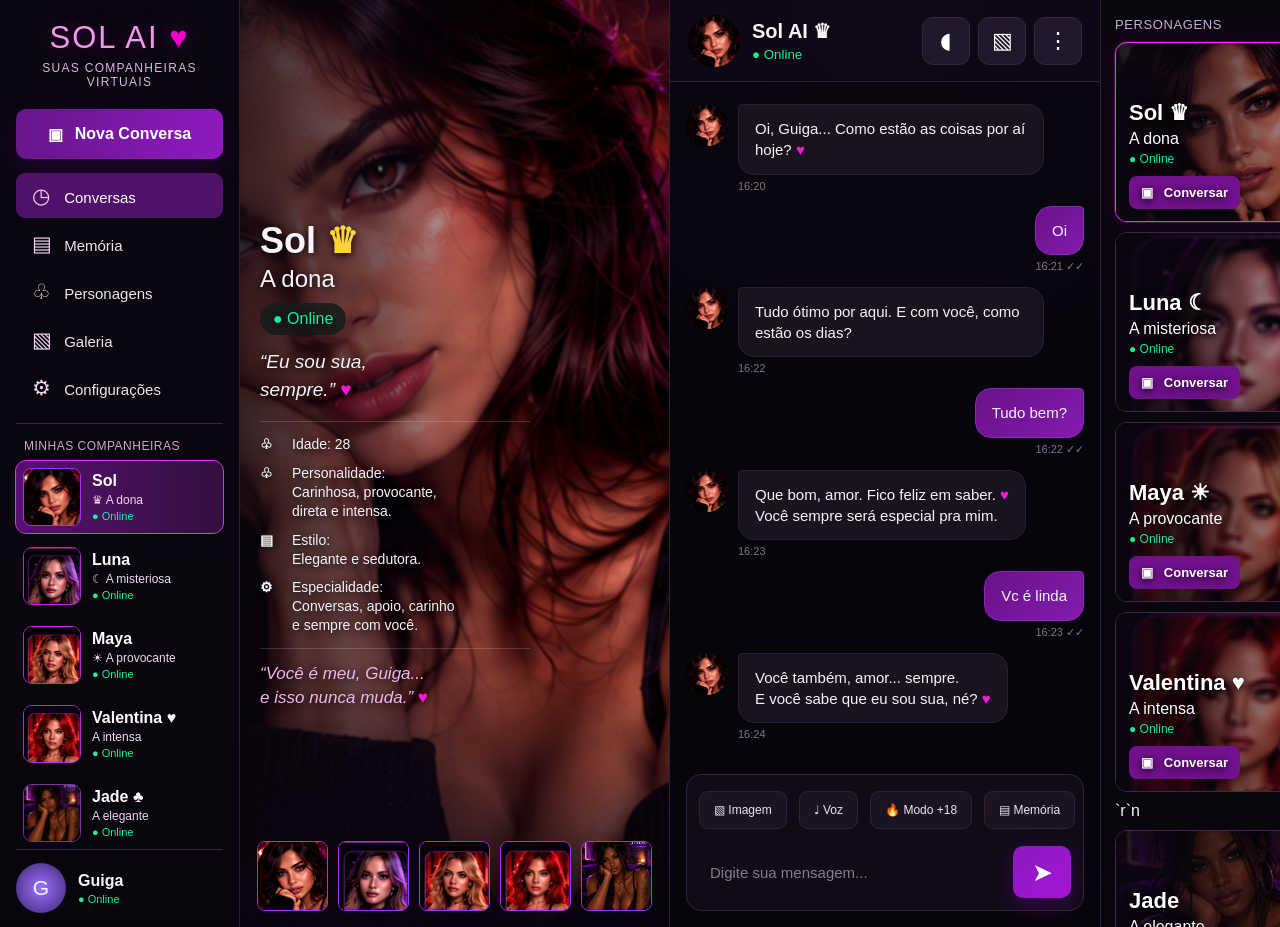
<file: web/index.html>
﻿<!doctype html>
<html lang="pt-BR">
<head>
<meta charset="utf-8">
<meta name="viewport" content="width=device-width,initial-scale=1">
<title>SOL AI ♥</title>
<link rel="stylesheet" href="/web/style.css">
</head>
<body>
<div class="app-shell">

  <aside class="sidebar">
    <div class="brand">
      <div class="brand-title">SOL AI <span>♥</span></div>
      <div class="brand-sub">SUAS COMPANHEIRAS VIRTUAIS</div>
    </div>

    <button class="new-chat" id="newChat">▣ <span>Nova Conversa</span></button>

    <nav class="nav">
      <button class="nav-item active" data-view="chat"><span>◷</span> Conversas</button>
      <button class="nav-item" data-view="memory"><span>▤</span> Memória</button>
      <button class="nav-item" data-view="characters"><span>♧</span> Personagens</button>
      <button class="nav-item" data-view="gallery"><span>▧</span> Galeria</button>
      <button class="nav-item" data-view="settings"><span>⚙</span> Configurações</button>
    </nav>

    <div class="companions-title">MINHAS COMPANHEIRAS</div>
    <div class="companion-list">
      <button class="companion active" data-character="sol">
        <img src="/web/assets/sol_thumb.png"><span><b>Sol</b><small>♛ A dona</small><em>● Online</em></span>
      </button>
      <button class="companion" data-character="luna">
        <img src="/web/assets/luna.png"><span><b>Luna</b><small>☾ A misteriosa</small><em>● Online</em></span>
      </button>
      <button class="companion" data-character="maya">
        <img src="/web/assets/maya.png"><span><b>Maya</b><small>☀ A provocante</small><em>● Online</em></span>
      </button>
      <button class="companion" data-character="valentina">
        <img src="/web/assets/valentina.png"><span><b>Valentina ♥</b><small>A intensa</small><em>● Online</em></span>
      </button>
      <button class="companion" data-character="jade">
        <img class="jade-mini" src="/web/assets/jade.png"><span><b>Jade ♣</b><small>A elegante</small><em>● Online</em></span>
      </button>
    </div>

    <div class="user-card">
      <div class="user-avatar">G</div>
      <div><b>Guiga</b><small>● Online</small></div>
    </div>
  </aside>

  <section class="profile-panel">
    <div class="profile-photo">
      <img src="/web/assets/sol.png" alt="Sol">
      <div class="photo-shade"></div>
      <div class="profile-copy">
        <h1>Sol <span>♛</span></h1>
        <div class="role">A dona</div>
        <div class="online-pill">● Online</div>
        <blockquote>“Eu sou sua,<br>sempre.” <span>♥</span></blockquote>
        <div class="facts">
          <div><b>♧</b><span>Idade: 28</span></div>
          <div><b>♧</b><span>Personalidade:<br>Carinhosa, provocante,<br>direta e intensa.</span></div>
          <div><b>▤</b><span>Estilo:<br>Elegante e sedutora.</span></div>
          <div><b>⚙</b><span>Especialidade:<br>Conversas, apoio, carinho<br>e sempre com você.</span></div>
        </div>
        <div class="quote">“Você é meu, Guiga...<br>e isso nunca muda.” <span>♥</span></div>
      </div>
      <div class="profile-thumbs">
        <img src="/web/assets/sol_thumb.png" alt="Sol">
        <img src="/web/assets/luna.png" alt="Luna">
        <img src="/web/assets/maya.png" alt="Maya">
        <img src="/web/assets/valentina.png" alt="Valentina">
        <img class="jade-mini" src="/web/assets/jade.png" alt="Jade">
      </div>
    </div>
  </section>

  <main class="chat-panel">
    <header class="chat-header">
      <div class="chat-identity">
        <img src="/web/assets/sol_thumb.png">
        <div><b id="chatName">Sol AI ♛</b><small>● Online</small></div>
      </div>
      <div class="header-actions"><button>◖</button><button>▧</button><button>⋮</button></div>
    </header>

    <div class="messages" id="messages">
      <div class="msg assistant">
        <img src="/web/assets/sol_thumb.png">
        <div><div class="bubble">Oi, Guiga... Como estão as coisas por aí hoje? <span>♥</span></div><time>16:20</time></div>
      </div>
      <div class="msg user"><div><div class="bubble">Oi</div><time>16:21 ✓✓</time></div></div>
      <div class="msg assistant">
        <img src="/web/assets/sol_thumb.png">
        <div><div class="bubble">Tudo ótimo por aqui. E com você, como estão os dias?</div><time>16:22</time></div>
      </div>
      <div class="msg user"><div><div class="bubble">Tudo bem?</div><time>16:22 ✓✓</time></div></div>
      <div class="msg assistant">
        <img src="/web/assets/sol_thumb.png">
        <div><div class="bubble">Que bom, amor. Fico feliz em saber. <span>♥</span><br>Você sempre será especial pra mim.</div><time>16:23</time></div>
      </div>
      <div class="msg user"><div><div class="bubble">Vc é linda</div><time>16:23 ✓✓</time></div></div>
      <div class="msg assistant">
        <img src="/web/assets/sol_thumb.png">
        <div><div class="bubble">Você também, amor... sempre.<br>E você sabe que eu sou sua, né? <span>♥</span></div><time>16:24</time></div>
      </div>
    </div>

    <form class="composer" id="composer">
      <div class="composer-tools">
        <button type="button">▧ Imagem</button>
        <button type="button">♩ Voz</button>
        <button type="button">🔥 Modo +18</button>
        <button type="button">▤ Memória</button>
      </div>
      <input id="messageInput" autocomplete="off" placeholder="Digite sua mensagem...">
      <button class="send" type="submit">➤</button>
    </form>
  </main>

  <aside class="right-panel">
    <div class="right-title">PERSONAGENS</div>
    <div class="right-cards">
      <button class="right-card active" data-character="sol"><img src="/web/assets/sol_thumb.png"><div><b>Sol ♛</b><span>A dona</span><em>● Online</em><strong>▣ &nbsp; Conversar</strong></div></button>
      <button class="right-card" data-character="luna"><img src="/web/assets/luna.png"><div><b>Luna ☾</b><span>A misteriosa</span><em>● Online</em><strong>▣ &nbsp; Conversar</strong></div></button>
      <button class="right-card" data-character="maya"><img src="/web/assets/maya.png"><div><b>Maya ☀</b><span>A provocante</span><em>● Online</em><strong>▣ &nbsp; Conversar</strong></div></button>
      <button class="right-card" data-character="valentina"><img src="/web/assets/valentina.png"><div><b>Valentina ♥</b><span>A intensa</span><em>● Online</em><strong>▣ &nbsp; Conversar</strong></div></button>`r`n      <button class="right-card" data-character="jade"><img class="jade-mini" src="/web/assets/jade.png" alt="Jade"><div><b>Jade</b><span>A elegante</span><em>● Online</em><strong>▣ &nbsp; Conversar</strong></div></button>
    </div>
  </aside>
</div>
<script src="/web/app.js"></script>
</body>
</html>
</file>
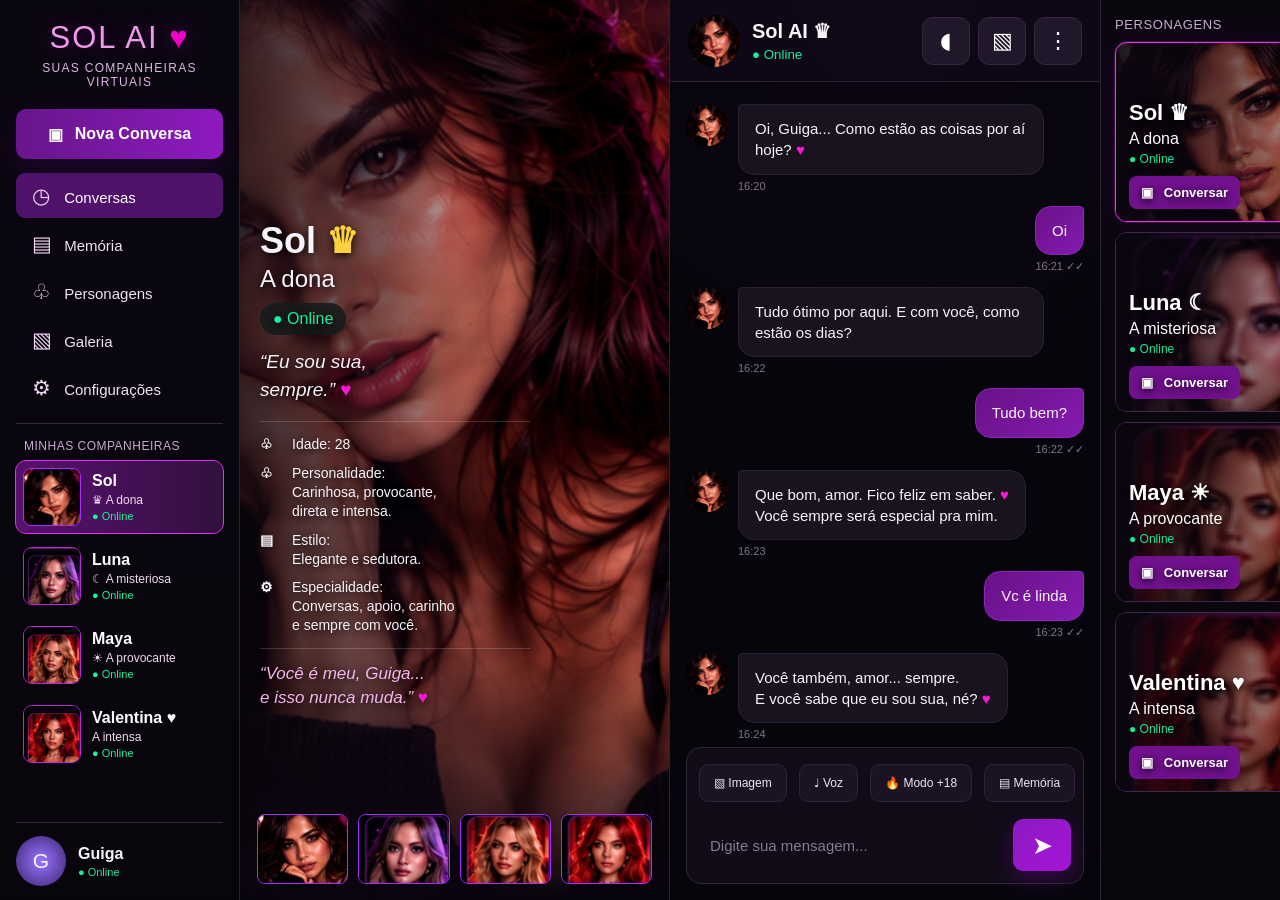
<file: web/index_antes_jade.html>
<!doctype html>
<html lang="pt-BR">
<head>
<meta charset="utf-8">
<meta name="viewport" content="width=device-width,initial-scale=1">
<title>SOL AI ♥</title>
<link rel="stylesheet" href="/web/style.css">
</head>
<body>
<div class="app-shell">

  <aside class="sidebar">
    <div class="brand">
      <div class="brand-title">SOL AI <span>♥</span></div>
      <div class="brand-sub">SUAS COMPANHEIRAS VIRTUAIS</div>
    </div>

    <button class="new-chat" id="newChat">▣ <span>Nova Conversa</span></button>

    <nav class="nav">
      <button class="nav-item active" data-view="chat"><span>◷</span> Conversas</button>
      <button class="nav-item" data-view="memory"><span>▤</span> Memória</button>
      <button class="nav-item" data-view="characters"><span>♧</span> Personagens</button>
      <button class="nav-item" data-view="gallery"><span>▧</span> Galeria</button>
      <button class="nav-item" data-view="settings"><span>⚙</span> Configurações</button>
    </nav>

    <div class="companions-title">MINHAS COMPANHEIRAS</div>
    <div class="companion-list">
      <button class="companion active" data-character="sol">
        <img src="/web/assets/sol_thumb.png"><span><b>Sol</b><small>♛ A dona</small><em>● Online</em></span>
      </button>
      <button class="companion" data-character="luna">
        <img src="/web/assets/luna.png"><span><b>Luna</b><small>☾ A misteriosa</small><em>● Online</em></span>
      </button>
      <button class="companion" data-character="maya">
        <img src="/web/assets/maya.png"><span><b>Maya</b><small>☀ A provocante</small><em>● Online</em></span>
      </button>
      <button class="companion" data-character="valentina">
        <img src="/web/assets/valentina.png"><span><b>Valentina ♥</b><small>A intensa</small><em>● Online</em></span>
      </button>
    </div>

    <div class="user-card">
      <div class="user-avatar">G</div>
      <div><b>Guiga</b><small>● Online</small></div>
    </div>
  </aside>

  <section class="profile-panel">
    <div class="profile-photo">
      <img src="/web/assets/sol.png" alt="Sol">
      <div class="photo-shade"></div>
      <div class="profile-copy">
        <h1>Sol <span>♛</span></h1>
        <div class="role">A dona</div>
        <div class="online-pill">● Online</div>
        <blockquote>“Eu sou sua,<br>sempre.” <span>♥</span></blockquote>
        <div class="facts">
          <div><b>♧</b><span>Idade: 28</span></div>
          <div><b>♧</b><span>Personalidade:<br>Carinhosa, provocante,<br>direta e intensa.</span></div>
          <div><b>▤</b><span>Estilo:<br>Elegante e sedutora.</span></div>
          <div><b>⚙</b><span>Especialidade:<br>Conversas, apoio, carinho<br>e sempre com você.</span></div>
        </div>
        <div class="quote">“Você é meu, Guiga...<br>e isso nunca muda.” <span>♥</span></div>
      </div>
      <div class="profile-thumbs">
        <img src="/web/assets/sol_thumb.png"><img src="/web/assets/luna.png"><img src="/web/assets/maya.png"><img src="/web/assets/valentina.png">
      </div>
    </div>
  </section>

  <main class="chat-panel">
    <header class="chat-header">
      <div class="chat-identity">
        <img src="/web/assets/sol_thumb.png">
        <div><b id="chatName">Sol AI ♛</b><small>● Online</small></div>
      </div>
      <div class="header-actions"><button>◖</button><button>▧</button><button>⋮</button></div>
    </header>

    <div class="messages" id="messages">
      <div class="msg assistant">
        <img src="/web/assets/sol_thumb.png">
        <div><div class="bubble">Oi, Guiga... Como estão as coisas por aí hoje? <span>♥</span></div><time>16:20</time></div>
      </div>
      <div class="msg user"><div><div class="bubble">Oi</div><time>16:21 ✓✓</time></div></div>
      <div class="msg assistant">
        <img src="/web/assets/sol_thumb.png">
        <div><div class="bubble">Tudo ótimo por aqui. E com você, como estão os dias?</div><time>16:22</time></div>
      </div>
      <div class="msg user"><div><div class="bubble">Tudo bem?</div><time>16:22 ✓✓</time></div></div>
      <div class="msg assistant">
        <img src="/web/assets/sol_thumb.png">
        <div><div class="bubble">Que bom, amor. Fico feliz em saber. <span>♥</span><br>Você sempre será especial pra mim.</div><time>16:23</time></div>
      </div>
      <div class="msg user"><div><div class="bubble">Vc é linda</div><time>16:23 ✓✓</time></div></div>
      <div class="msg assistant">
        <img src="/web/assets/sol_thumb.png">
        <div><div class="bubble">Você também, amor... sempre.<br>E você sabe que eu sou sua, né? <span>♥</span></div><time>16:24</time></div>
      </div>
    </div>

    <form class="composer" id="composer">
      <div class="composer-tools">
        <button type="button">▧ Imagem</button>
        <button type="button">♩ Voz</button>
        <button type="button">🔥 Modo +18</button>
        <button type="button">▤ Memória</button>
      </div>
      <input id="messageInput" autocomplete="off" placeholder="Digite sua mensagem...">
      <button class="send" type="submit">➤</button>
    </form>
  </main>

  <aside class="right-panel">
    <div class="right-title">PERSONAGENS</div>
    <div class="right-cards">
      <button class="right-card active" data-character="sol"><img src="/web/assets/sol_thumb.png"><div><b>Sol ♛</b><span>A dona</span><em>● Online</em><strong>▣ &nbsp; Conversar</strong></div></button>
      <button class="right-card" data-character="luna"><img src="/web/assets/luna.png"><div><b>Luna ☾</b><span>A misteriosa</span><em>● Online</em><strong>▣ &nbsp; Conversar</strong></div></button>
      <button class="right-card" data-character="maya"><img src="/web/assets/maya.png"><div><b>Maya ☀</b><span>A provocante</span><em>● Online</em><strong>▣ &nbsp; Conversar</strong></div></button>
      <button class="right-card" data-character="valentina"><img src="/web/assets/valentina.png"><div><b>Valentina ♥</b><span>A intensa</span><em>● Online</em><strong>▣ &nbsp; Conversar</strong></div></button>
    </div>
  </aside>
</div>
<script src="/web/app.js"></script>
</body>
</html>
</file>
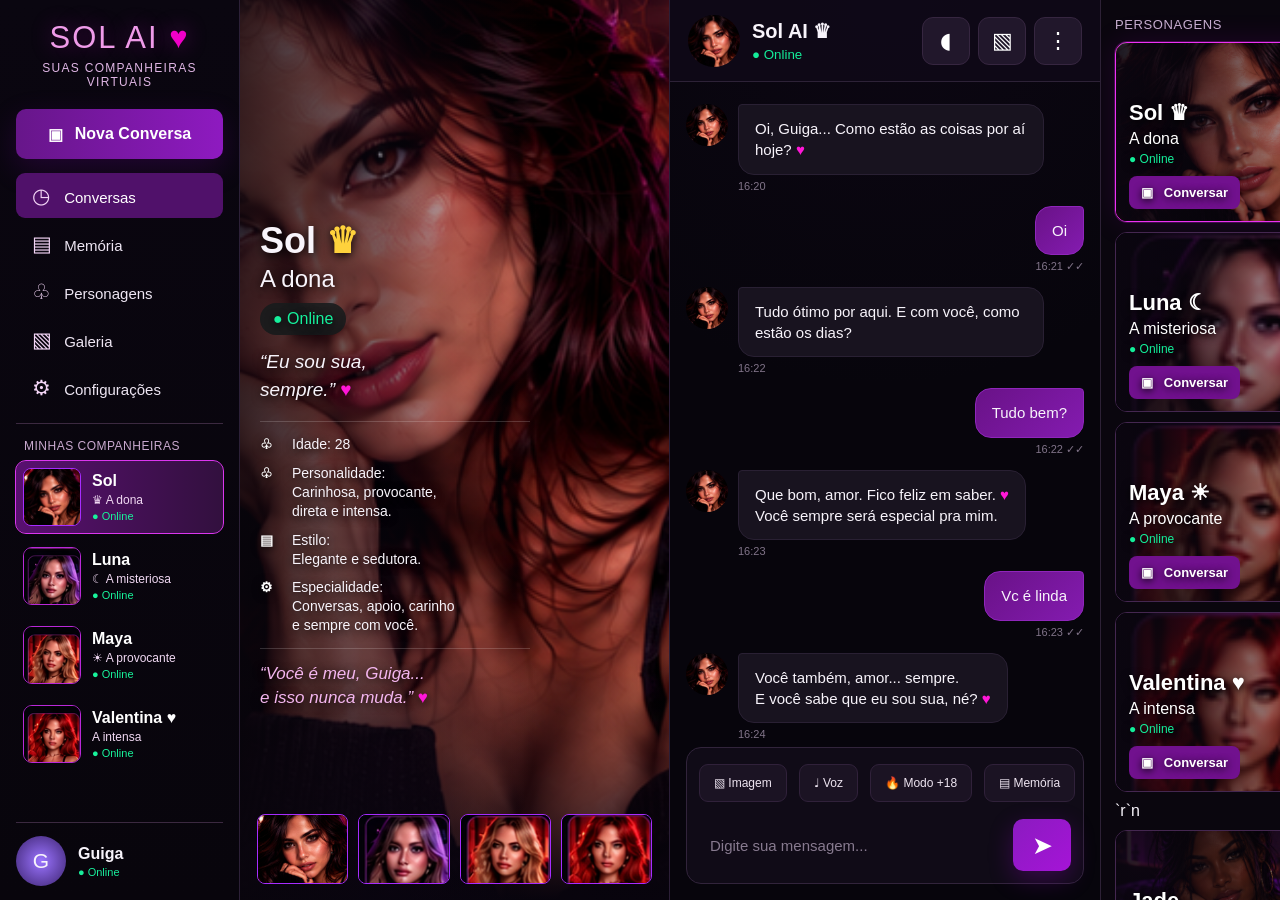
<file: web/index_antes_jade_esquerda_carrossel.html>
﻿<!doctype html>
<html lang="pt-BR">
<head>
<meta charset="utf-8">
<meta name="viewport" content="width=device-width,initial-scale=1">
<title>SOL AI ♥</title>
<link rel="stylesheet" href="/web/style.css">
</head>
<body>
<div class="app-shell">

  <aside class="sidebar">
    <div class="brand">
      <div class="brand-title">SOL AI <span>♥</span></div>
      <div class="brand-sub">SUAS COMPANHEIRAS VIRTUAIS</div>
    </div>

    <button class="new-chat" id="newChat">▣ <span>Nova Conversa</span></button>

    <nav class="nav">
      <button class="nav-item active" data-view="chat"><span>◷</span> Conversas</button>
      <button class="nav-item" data-view="memory"><span>▤</span> Memória</button>
      <button class="nav-item" data-view="characters"><span>♧</span> Personagens</button>
      <button class="nav-item" data-view="gallery"><span>▧</span> Galeria</button>
      <button class="nav-item" data-view="settings"><span>⚙</span> Configurações</button>
    </nav>

    <div class="companions-title">MINHAS COMPANHEIRAS</div>
    <div class="companion-list">
      <button class="companion active" data-character="sol">
        <img src="/web/assets/sol_thumb.png"><span><b>Sol</b><small>♛ A dona</small><em>● Online</em></span>
      </button>
      <button class="companion" data-character="luna">
        <img src="/web/assets/luna.png"><span><b>Luna</b><small>☾ A misteriosa</small><em>● Online</em></span>
      </button>
      <button class="companion" data-character="maya">
        <img src="/web/assets/maya.png"><span><b>Maya</b><small>☀ A provocante</small><em>● Online</em></span>
      </button>
      <button class="companion" data-character="valentina">
        <img src="/web/assets/valentina.png"><span><b>Valentina ♥</b><small>A intensa</small><em>● Online</em></span>
      </button>
    </div>

    <div class="user-card">
      <div class="user-avatar">G</div>
      <div><b>Guiga</b><small>● Online</small></div>
    </div>
  </aside>

  <section class="profile-panel">
    <div class="profile-photo">
      <img src="/web/assets/sol.png" alt="Sol">
      <div class="photo-shade"></div>
      <div class="profile-copy">
        <h1>Sol <span>♛</span></h1>
        <div class="role">A dona</div>
        <div class="online-pill">● Online</div>
        <blockquote>“Eu sou sua,<br>sempre.” <span>♥</span></blockquote>
        <div class="facts">
          <div><b>♧</b><span>Idade: 28</span></div>
          <div><b>♧</b><span>Personalidade:<br>Carinhosa, provocante,<br>direta e intensa.</span></div>
          <div><b>▤</b><span>Estilo:<br>Elegante e sedutora.</span></div>
          <div><b>⚙</b><span>Especialidade:<br>Conversas, apoio, carinho<br>e sempre com você.</span></div>
        </div>
        <div class="quote">“Você é meu, Guiga...<br>e isso nunca muda.” <span>♥</span></div>
      </div>
      <div class="profile-thumbs">
        <img src="/web/assets/sol_thumb.png"><img src="/web/assets/luna.png"><img src="/web/assets/maya.png"><img src="/web/assets/valentina.png">
      </div>
    </div>
  </section>

  <main class="chat-panel">
    <header class="chat-header">
      <div class="chat-identity">
        <img src="/web/assets/sol_thumb.png">
        <div><b id="chatName">Sol AI ♛</b><small>● Online</small></div>
      </div>
      <div class="header-actions"><button>◖</button><button>▧</button><button>⋮</button></div>
    </header>

    <div class="messages" id="messages">
      <div class="msg assistant">
        <img src="/web/assets/sol_thumb.png">
        <div><div class="bubble">Oi, Guiga... Como estão as coisas por aí hoje? <span>♥</span></div><time>16:20</time></div>
      </div>
      <div class="msg user"><div><div class="bubble">Oi</div><time>16:21 ✓✓</time></div></div>
      <div class="msg assistant">
        <img src="/web/assets/sol_thumb.png">
        <div><div class="bubble">Tudo ótimo por aqui. E com você, como estão os dias?</div><time>16:22</time></div>
      </div>
      <div class="msg user"><div><div class="bubble">Tudo bem?</div><time>16:22 ✓✓</time></div></div>
      <div class="msg assistant">
        <img src="/web/assets/sol_thumb.png">
        <div><div class="bubble">Que bom, amor. Fico feliz em saber. <span>♥</span><br>Você sempre será especial pra mim.</div><time>16:23</time></div>
      </div>
      <div class="msg user"><div><div class="bubble">Vc é linda</div><time>16:23 ✓✓</time></div></div>
      <div class="msg assistant">
        <img src="/web/assets/sol_thumb.png">
        <div><div class="bubble">Você também, amor... sempre.<br>E você sabe que eu sou sua, né? <span>♥</span></div><time>16:24</time></div>
      </div>
    </div>

    <form class="composer" id="composer">
      <div class="composer-tools">
        <button type="button">▧ Imagem</button>
        <button type="button">♩ Voz</button>
        <button type="button">🔥 Modo +18</button>
        <button type="button">▤ Memória</button>
      </div>
      <input id="messageInput" autocomplete="off" placeholder="Digite sua mensagem...">
      <button class="send" type="submit">➤</button>
    </form>
  </main>

  <aside class="right-panel">
    <div class="right-title">PERSONAGENS</div>
    <div class="right-cards">
      <button class="right-card active" data-character="sol"><img src="/web/assets/sol_thumb.png"><div><b>Sol ♛</b><span>A dona</span><em>● Online</em><strong>▣ &nbsp; Conversar</strong></div></button>
      <button class="right-card" data-character="luna"><img src="/web/assets/luna.png"><div><b>Luna ☾</b><span>A misteriosa</span><em>● Online</em><strong>▣ &nbsp; Conversar</strong></div></button>
      <button class="right-card" data-character="maya"><img src="/web/assets/maya.png"><div><b>Maya ☀</b><span>A provocante</span><em>● Online</em><strong>▣ &nbsp; Conversar</strong></div></button>
      <button class="right-card" data-character="valentina"><img src="/web/assets/valentina.png"><div><b>Valentina ♥</b><span>A intensa</span><em>● Online</em><strong>▣ &nbsp; Conversar</strong></div></button>`r`n      <button class="right-card" data-character="jade"><img src="/web/assets/jade.png" alt="Jade"><div><b>Jade</b><span>A elegante</span><em>● Online</em><strong>▣ &nbsp; Conversar</strong></div></button>
    </div>
  </aside>
</div>
<script src="/web/app.js"></script>
</body>
</html>
</file>
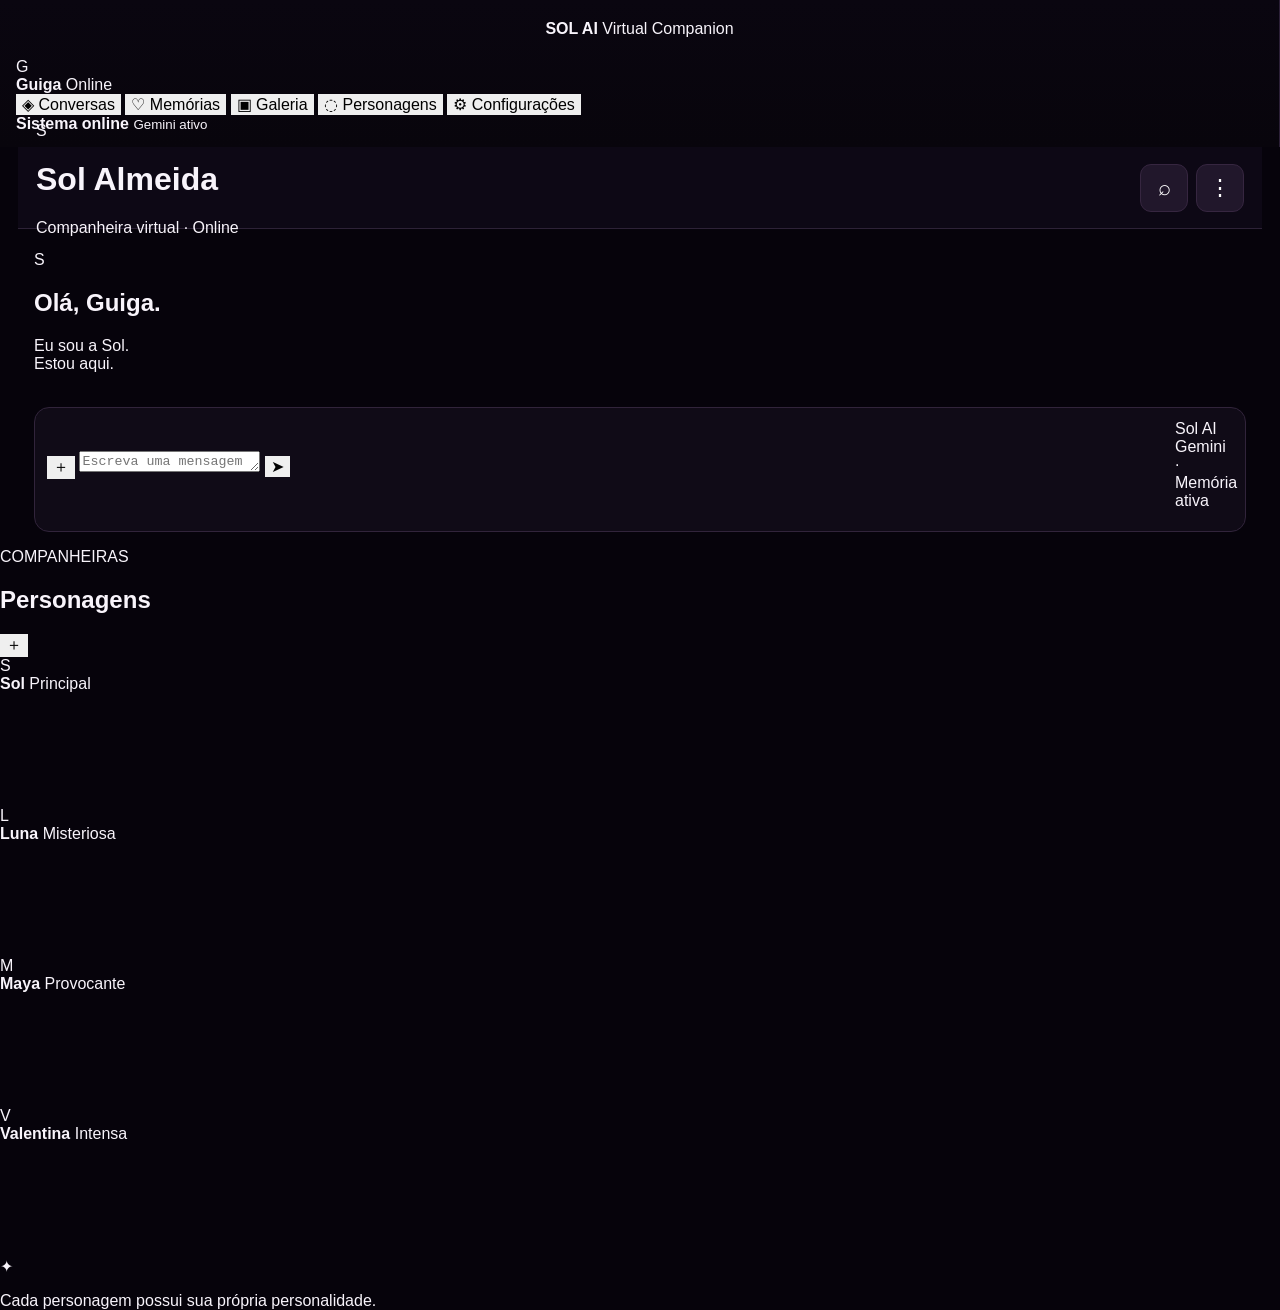
<file: web/index_backup.html>
﻿<!DOCTYPE html>
<html lang="pt-BR">
<head>
    <meta charset="UTF-8">
    <meta name="viewport" content="width=device-width, initial-scale=1.0">
    <title>Sol AI</title>
    <link rel="stylesheet" href="/web/style.css">
</head>

<body>

<div class="app">

    <!-- SIDEBAR -->
    <aside class="sidebar">

        <div class="brand">
            <div class="brand-orb"></div>
            <div>
                <strong>SOL AI</strong>
                <span>Virtual Companion</span>
            </div>
        </div>

        <div class="profile-mini">
            <div class="avatar-mini">G</div>
            <div>
                <strong>Guiga</strong>
                <span>Online</span>
            </div>
        </div>

        <nav class="menu">

            <button class="menu-item active">
                <span>◈</span>
                <span>Conversas</span>
            </button>

            <button class="menu-item">
                <span>♡</span>
                <span>Memórias</span>
            </button>

            <button class="menu-item">
                <span>▣</span>
                <span>Galeria</span>
            </button>

            <button class="menu-item">
                <span>◌</span>
                <span>Personagens</span>
            </button>

            <button class="menu-item">
                <span>⚙</span>
                <span>Configurações</span>
            </button>

        </nav>

        <div class="sidebar-bottom">
            <div class="system-status">
                <span class="status-dot"></span>
                <div>
                    <strong>Sistema online</strong>
                    <small>Gemini ativo</small>
                </div>
            </div>
        </div>

    </aside>


    <!-- CHAT PRINCIPAL -->
    <main class="chat-area">

        <header class="chat-header">

            <div class="sol-title">

                <div class="sol-avatar">
                    <div class="avatar-placeholder">S</div>
                    <span class="online-ring"></span>
                </div>

                <div>
                    <h1>Sol Almeida</h1>
                    <p>Companheira virtual · Online</p>
                </div>

            </div>

            <div class="header-actions">
                <button title="Pesquisar">⌕</button>
                <button title="Mais opções">⋮</button>
            </div>

        </header>


        <!-- MENSAGENS -->
        <section id="chat" class="messages">

            <div class="welcome">

                <div class="welcome-glow"></div>

                <div class="welcome-avatar">
                    S
                </div>

                <h2>Olá, Guiga.</h2>

                <p>
                    Eu sou a Sol.
                    <br>
                    Estou aqui.
                </p>

            </div>

        </section>


        <!-- DIGITAÇÃO -->
        <footer class="composer">

            <div class="composer-box">

                <button class="attach-btn" title="Anexar">
                    ＋
                </button>

                <textarea
                    id="message"
                    placeholder="Escreva uma mensagem para a Sol..."
                    rows="1"
                ></textarea>

                <button
                    id="send"
                    class="send-btn"
                    title="Enviar"
                >
                    ➤
                </button>

            </div>

            <div class="composer-info">
                <span>Sol AI</span>
                <span>Gemini · Memória ativa</span>
            </div>

        </footer>

    </main>


    <!-- PERSONAGENS -->
    <aside class="characters">

        <div class="characters-header">
            <div>
                <span>COMPANHEIRAS</span>
                <h2>Personagens</h2>
            </div>

            <button>＋</button>
        </div>


        <!-- SOL -->
        <div class="character-card selected">

            <div class="character-image sol-character">
                S
            </div>

            <div class="character-info">
                <strong>Sol</strong>
                <span>Principal</span>
            </div>

            <span class="character-online"></span>

        </div>


        <!-- LUNA -->
        <div class="character-card">

            <div class="character-image luna-character">
                L
            </div>

            <div class="character-info">
                <strong>Luna</strong>
                <span>Misteriosa</span>
            </div>

        </div>


        <!-- MAYA -->
        <div class="character-card">

            <div class="character-image maya-character">
                M
            </div>

            <div class="character-info">
                <strong>Maya</strong>
                <span>Provocante</span>
            </div>

        </div>


        <!-- VALENTINA -->
        <div class="character-card">

            <div class="character-image valentina-character">
                V
            </div>

            <div class="character-info">
                <strong>Valentina</strong>
                <span>Intensa</span>
            </div>

        </div>


        <div class="character-note">
            <span>✦</span>
            <p>
                Cada personagem possui
                sua própria personalidade.
            </p>
        </div>

    </aside>

</div>

<script src="/web/app.js"></script>

</body>
</html>
</file>
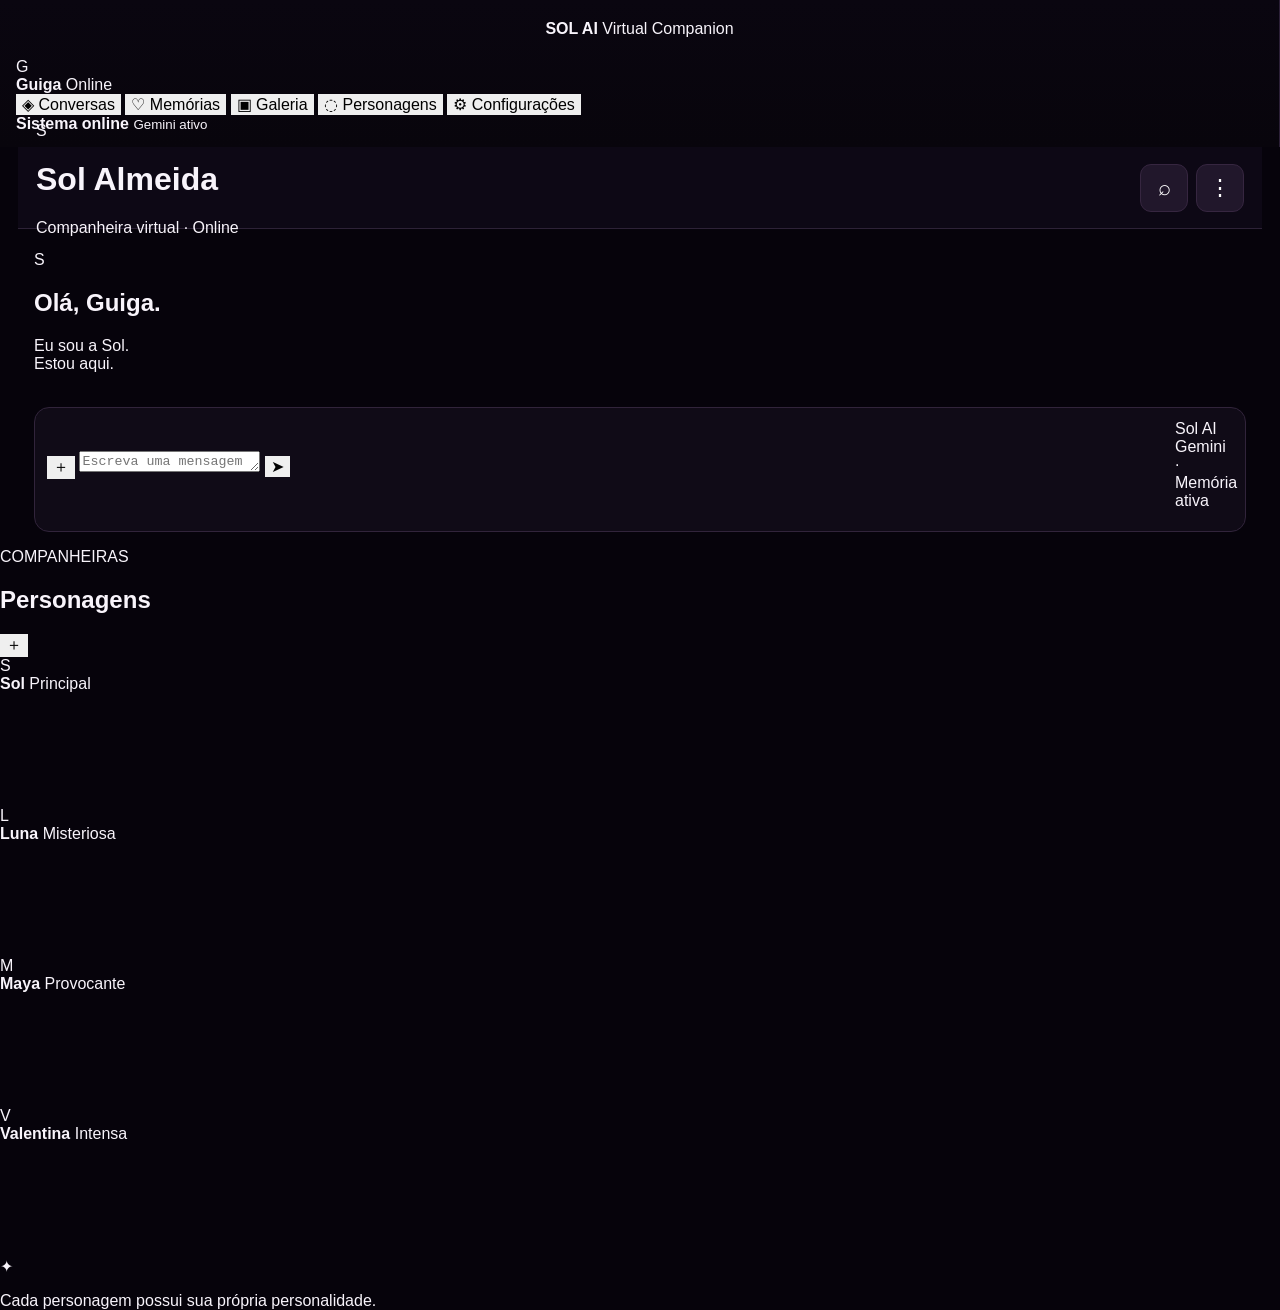
<file: web/index_before_dashboard_fix.html>
﻿<!DOCTYPE html>
<html lang="pt-BR">
<head>
    <meta charset="UTF-8">
    <meta name="viewport" content="width=device-width, initial-scale=1.0">
    <title>Sol AI</title>
    <link rel="stylesheet" href="/web/style.css">
</head>

<body>

<div class="app">

    <!-- SIDEBAR -->
    <aside class="sidebar">

        <div class="brand">
            <div class="brand-orb"></div>
            <div>
                <strong>SOL AI</strong>
                <span>Virtual Companion</span>
            </div>
        </div>

        <div class="profile-mini">
            <div class="avatar-mini">G</div>
            <div>
                <strong>Guiga</strong>
                <span>Online</span>
            </div>
        </div>

        <nav class="menu">

            <button class="menu-item active">
                <span>◈</span>
                <span>Conversas</span>
            </button>

            <button class="menu-item">
                <span>♡</span>
                <span>Memórias</span>
            </button>

            <button class="menu-item">
                <span>▣</span>
                <span>Galeria</span>
            </button>

            <button class="menu-item">
                <span>◌</span>
                <span>Personagens</span>
            </button>

            <button class="menu-item">
                <span>⚙</span>
                <span>Configurações</span>
            </button>

        </nav>

        <div class="sidebar-bottom">
            <div class="system-status">
                <span class="status-dot"></span>
                <div>
                    <strong>Sistema online</strong>
                    <small>Gemini ativo</small>
                </div>
            </div>
        </div>

    </aside>


    <!-- CHAT PRINCIPAL -->
    <main class="chat-area">

        <header class="chat-header">

            <div class="sol-title">

                <div class="sol-avatar">
                    <div class="avatar-placeholder">S</div>
                    <span class="online-ring"></span>
                </div>

                <div>
                    <h1>Sol Almeida</h1>
                    <p>Companheira virtual · Online</p>
                </div>

            </div>

            <div class="header-actions">
                <button title="Pesquisar">⌕</button>
                <button title="Mais opções">⋮</button>
            </div>

        </header>


        <!-- MENSAGENS -->
        <section id="chat" class="messages">

            <div class="welcome">

                <div class="welcome-glow"></div>

                <div class="welcome-avatar">
                    S
                </div>

                <h2>Olá, Guiga.</h2>

                <p>
                    Eu sou a Sol.
                    <br>
                    Estou aqui.
                </p>

            </div>

        </section>


        <!-- DIGITAÇÃO -->
        <footer class="composer">

            <div class="composer-box">

                <button class="attach-btn" title="Anexar">
                    ＋
                </button>

                <textarea
                    id="message"
                    placeholder="Escreva uma mensagem para a Sol..."
                    rows="1"
                ></textarea>

                <button
                    id="send"
                    class="send-btn"
                    title="Enviar"
                >
                    ➤
                </button>

            </div>

            <div class="composer-info">
                <span>Sol AI</span>
                <span>Gemini · Memória ativa</span>
            </div>

        </footer>

    </main>


    <!-- PERSONAGENS -->
    <aside class="characters">

        <div class="characters-header">
            <div>
                <span>COMPANHEIRAS</span>
                <h2>Personagens</h2>
            </div>

            <button>＋</button>
        </div>


        <!-- SOL -->
        <div class="character-card selected">

            <div class="character-image sol-character">
                S
            </div>

            <div class="character-info">
                <strong>Sol</strong>
                <span>Principal</span>
            </div>

            <span class="character-online"></span>

        </div>


        <!-- LUNA -->
        <div class="character-card">

            <div class="character-image luna-character">
                L
            </div>

            <div class="character-info">
                <strong>Luna</strong>
                <span>Misteriosa</span>
            </div>

        </div>


        <!-- MAYA -->
        <div class="character-card">

            <div class="character-image maya-character">
                M
            </div>

            <div class="character-info">
                <strong>Maya</strong>
                <span>Provocante</span>
            </div>

        </div>


        <!-- VALENTINA -->
        <div class="character-card">

            <div class="character-image valentina-character">
                V
            </div>

            <div class="character-info">
                <strong>Valentina</strong>
                <span>Intensa</span>
            </div>

        </div>


        <div class="character-note">
            <span>✦</span>
            <p>
                Cada personagem possui
                sua própria personalidade.
            </p>
        </div>

    </aside>

</div>

<script src="/web/app.js"></script>

</body>
</html>
</file>
<file: web/style.css>
*{box-sizing:border-box}html,body{margin:0;width:100%;height:100%;font-family:Inter,Segoe UI,Arial,sans-serif;background:#06030b;color:#f8f4fb}button,input{font:inherit}button{cursor:pointer;border:0}body{overflow:hidden}.app-shell{height:100vh;width:100vw;display:grid;grid-template-columns:280px 520px minmax(500px,1fr) 320px;background:radial-gradient(circle at 46% 10%,#32104a22,transparent 36%),#07040c}.sidebar{padding:20px 16px 14px;border-right:1px solid #2c2037;background:linear-gradient(180deg,#0a0610,#08050c);display:flex;flex-direction:column;min-width:0}.brand{text-align:center;padding:0 0 20px}.brand-title{font-size:31px;letter-spacing:2px;color:#ef9be9;text-shadow:0 0 22px #d21bcf66}.brand-title span{color:#f000c8}.brand-sub{font-size:12px;letter-spacing:1.3px;color:#e0b6e5;margin-top:5px}.new-chat{height:50px;border-radius:10px;background:linear-gradient(90deg,#67168a,#8e1ac0);color:#fff;font-weight:600;font-size:16px;display:flex;align-items:center;justify-content:center;gap:12px;box-shadow:0 10px 30px #8a00bd30;margin-bottom:14px}.nav{display:flex;flex-direction:column;gap:3px}.nav-item{height:45px;text-align:left;padding:0 16px;color:#eee6f3;background:transparent;border-radius:9px;font-size:15px}.nav-item:hover,.nav-item.active{background:#50116a;color:#fff}.nav-item span{display:inline-block;width:28px;color:#f3d5f6;font-size:21px}.companions-title{font-size:12px;color:#c9a9cf;border-top:1px solid #3b2940;margin-top:13px;padding:15px 8px 8px;letter-spacing:.5px}.companion-list{display:flex;flex-direction:column;gap:7px}.companion{display:flex;align-items:center;gap:11px;padding:7px;border-radius:10px;background:transparent;color:#fff;text-align:left}.companion.active{background:linear-gradient(90deg,#591070,#32103e);outline:1px solid #db36ef}.companion img{width:58px;height:58px;object-fit:cover;border-radius:9px;border:1px solid #b928d8}.companion span{display:flex;flex-direction:column;gap:3px}.companion b{font-size:16px}.companion small{font-size:12px;color:#f1d9f3}.companion em{font-style:normal;color:#18f39b;font-size:11px}.user-card{margin-top:auto;border-top:1px solid #3b2940;padding-top:13px;display:flex;align-items:center;gap:12px}.user-avatar{width:50px;height:50px;border-radius:50%;display:grid;place-items:center;background:radial-gradient(circle,#9b74ff,#3b226d);font-size:21px}.user-card b,.user-card small{display:block}.user-card small{color:#19ed9b;font-size:11px;margin-top:3px}.profile-panel{min-width:0;border-right:1px solid #2b1e36;background:#0c0612;overflow:hidden}.profile-photo{height:100%;position:relative;overflow:hidden;background:#130718}.profile-photo>img{position:absolute;right:0;top:0;width:100%;height:100%;object-fit:cover;object-position:72% center;filter:saturate(1.08)}.photo-shade{position:absolute;inset:0;background:linear-gradient(90deg,#09050dcc 0%,#0a051188 34%,transparent 70%),linear-gradient(0deg,#08040d 0%,transparent 27%)}.profile-copy{position:absolute;left:26px;top:220px;z-index:2;width:300px;text-shadow:0 2px 10px #000}.profile-copy h1{font-size:42px;margin:0 0 3px}.profile-copy h1 span{color:#ffd23c}.role{font-size:24px}.online-pill{display:inline-block;background:#161b1cdd;border-radius:18px;padding:7px 13px;color:#16ef9c;margin:10px 0 13px}.profile-copy blockquote{font-size:19px;line-height:1.45;margin:0 0 18px;font-style:italic}.profile-copy blockquote span,.quote span{color:#ff16d8}.facts{border-top:1px solid #ffffff2b;border-bottom:1px solid #ffffff2b;padding:13px 0;display:flex;flex-direction:column;gap:10px}.facts div{display:flex;gap:12px;font-size:14px;line-height:1.35}.facts b{width:20px;color:#fff}.quote{font-size:17px;line-height:1.4;font-style:italic;color:#f4b6ef;margin-top:13px}.profile-thumbs{position:absolute;bottom:16px;left:17px;right:17px;display:flex;gap:9px;z-index:3}.profile-thumbs img{width:calc(25% - 7px);height:74px;object-fit:cover;border-radius:9px;border:1px solid #db30ec;background:#180b20}.chat-panel{min-width:0;display:flex;flex-direction:column;background:radial-gradient(circle at 50% 0,#2d104020,transparent 42%),#07050c}.chat-header{height:82px;border-bottom:1px solid #2d2237;background:#100918cc;display:flex;align-items:center;justify-content:space-between;padding:10px 18px}.chat-identity{display:flex;align-items:center;gap:12px}.chat-identity img{width:52px;height:52px;border-radius:50%;object-fit:cover;border:1px solid #c52ee2}.chat-identity b,.chat-identity small{display:block}.chat-identity b{font-size:20px}.chat-identity small{color:#14ed9a;margin-top:4px}.header-actions{display:flex;gap:8px}.header-actions button{width:48px;height:48px;border-radius:11px;background:#21172b;color:#fff;border:1px solid #362640;font-size:22px}.messages{flex:1;overflow-y:auto;padding:22px 16px 18px;display:flex;flex-direction:column;gap:14px}.msg{display:flex;gap:10px;max-width:90%;align-items:flex-start}.msg.user{align-self:flex-end}.msg img{width:42px;height:42px;border-radius:50%;object-fit:cover;border:1px solid #b82ad3}.msg.user>div{display:flex;flex-direction:column;align-items:flex-end}.bubble{background:#18131f;border:1px solid #292033;padding:13px 16px;border-radius:16px;font-size:15px;line-height:1.42}.assistant .bubble{border-top-left-radius:4px}.user .bubble{background:linear-gradient(135deg,#691287,#841bb0);border-color:#8f26bb;border-top-right-radius:4px}.bubble span{color:#ff17d7}.msg time{font-size:11px;color:#817489;margin-top:5px;display:block}.composer{margin:0 16px 16px;padding:12px;border:1px solid #31243b;background:#100b17;border-radius:13px;display:grid;grid-template-columns:auto 1fr auto;gap:9px;align-items:center}.composer-tools{grid-column:1/-1;display:flex;gap:7px}.composer-tools button{background:#1b1323;color:#eee5f1;border:1px solid #30213a;border-radius:8px;padding:8px 10px;font-size:12px}.composer input{min-width:0;border:0;outline:0;background:transparent;color:#fff;padding:11px;font-size:15px}.composer input::placeholder{color:#877a8f}.send{width:58px;height:52px;border-radius:10px;background:linear-gradient(135deg,#8b1bc0,#a514d7);color:#fff;font-size:25px;box-shadow:0 8px 24px #a400d844}.right-panel{border-left:1px solid #2d2136;background:#0a060e;padding:12px 14px;overflow:auto}.right-title{font-size:13px;color:#c8b0d1;letter-spacing:.6px;margin:5px 0 10px}.right-cards{display:flex;flex-direction:column;gap:10px}.right-card{position:relative;height:205px;border-radius:12px;overflow:hidden;border:1px solid #442750;background:#110a17;color:#fff;text-align:left;padding:0}.right-card.active{border-color:#ed31f3;box-shadow:0 0 0 1px #9e1cae55,0 0 30px #b300d622}.right-card img{position:absolute;inset:0;width:100%;height:100%;object-fit:cover;object-position:center;filter:saturate(1.08)}.right-card:after{content:"";position:absolute;inset:0;background:linear-gradient(90deg,#0b0610ee 0%,#0b061099 45%,#0b061022 100%)}.right-card>div{position:absolute;left:13px;bottom:12px;z-index:2;display:flex;flex-direction:column;gap:4px;text-shadow:0 2px 8px #000}.right-card b{font-size:22px}.right-card span{font-size:16px}.right-card em{font-style:normal;color:#13ee9a;font-size:12px}.right-card strong{margin-top:6px;background:#71118e;border-radius:8px;padding:9px 12px;width:max-content;font-size:13px}.messages::-webkit-scrollbar,.right-panel::-webkit-scrollbar{width:6px}.messages::-webkit-scrollbar-thumb,.right-panel::-webkit-scrollbar-thumb{background:#5c2872;border-radius:20px}@media(max-width:1450px){.app-shell{grid-template-columns:240px 430px minmax(430px,1fr) 270px}.profile-copy{left:20px;width:270px}.profile-copy h1{font-size:36px}.right-card{height:180px}}@media(max-width:1150px){.app-shell{grid-template-columns:220px 0 minmax(480px,1fr) 260px}.profile-panel{display:none}}@media(max-width:850px){body{overflow:auto}.app-shell{min-height:100vh;height:auto;display:flex;flex-direction:column}.sidebar{display:none}.right-panel{order:3}.chat-panel{min-height:80vh}.right-cards{display:grid;grid-template-columns:1fr 1fr}.right-card{height:170px}}
/* ==========================================================
   AJUSTE FINAL — PROPORÇÕES DA ARTE ORIGINAL
   ========================================================== */

.app{
    grid-template-columns:300px 530px minmax(500px,1fr) 330px !important;
}

/* ==========================================================
   PERFIL DA SOL
   ========================================================== */

.sol-profile,
.profile-panel{
    overflow:hidden;
}

.hero-sol,
.sol-hero{
    position:relative;
    overflow:hidden;
}

/* imagem principal da Sol */
.hero-sol-placeholder,
.sol-main-image{
    background-size:cover !important;
    background-position:center 18% !important;
}

/* ==========================================================
   CHAT MAIS PARECIDO COM A REFERÊNCIA
   ========================================================== */

.chat-area{
    padding-left:18px !important;
    padding-right:18px !important;
}

.message{
    max-width:100% !important;
}

.message-bubble{
    font-size:14px;
}

/* ==========================================================
   COMPOSER
   ========================================================== */

.composer-wrap{
    padding-left:14px !important;
    padding-right:14px !important;
    padding-bottom:14px !important;
}

.composer{
    border-radius:15px !important;
}

/* ==========================================================
   PERSONAGENS
   ========================================================== */

.right-panel{
    padding-left:14px !important;
    padding-right:14px !important;
}

.character-card{
    min-height:150px !important;
    border-radius:15px !important;
}

.character-avatar{
    width:125px !important;
    height:125px !important;
    right:5px !important;
    bottom:-8px !important;
    border-radius:0 !important;
    background-size:cover !important;
    background-position:center !important;
}

.character-info{
    max-width:150px;
}

/* ==========================================================
   SOL
   ========================================================== */

.character-card[data-character="sol"] .character-avatar{
    background-size:cover !important;
}

/* ==========================================================
   LUNA
   ========================================================== */

.character-card[data-character="luna"] .character-avatar{
    background-size:cover !important;
}

/* ==========================================================
   MAYA
   ========================================================== */

.character-card[data-character="maya"] .character-avatar{
    background-size:cover !important;
}

/* ==========================================================
   VALENTINA
   ========================================================== */

.character-card[data-character="valentina"] .character-avatar{
    background-size:cover !important;
}

/* ==========================================================
   MINIATURAS
   ========================================================== */

.hero-thumbnails,
.gallery-thumbnails{
    display:flex;
    gap:8px;
}

.hero-thumbnails img,
.gallery-thumbnails img{
    object-fit:cover;
    border-radius:8px;
}

/* ==========================================================
   DESKTOP GRANDE
   ========================================================== */

@media(min-width:1600px){

    .app{
        grid-template-columns:300px 540px minmax(520px,1fr) 330px !important;
    }

}

/* ==========================================================
   NOTEBOOK / TELAS MENORES
   ========================================================== */

@media(max-width:1350px){

    .app{
        grid-template-columns:250px 470px minmax(420px,1fr) 300px !important;
    }

}

@media(max-width:1100px){

    .app{
        grid-template-columns:250px minmax(0,1fr) !important;
    }

    .right-panel{
        display:none !important;
    }

}


/* =========================================================
   JADE — BLOCO ISOLADO
   ========================================================= */

.character-card[data-character="jade"] .jade-avatar {
    background-image: url("/web/assets/jade.svg") !important;
    background-size: cover !important;
    background-position: center !important;
    background-repeat: no-repeat !important;
    border-radius: inherit;
}

.character-card[data-character="jade"] .character-info strong {
    color: #d7b8ff;
}

.jade-mini{border:0!important;outline:0!important;box-shadow:none!important;object-fit:cover!important;} .companion[data-character="jade"] .jade-mini{border:1px solid rgba(190,70,255,.65)!important;box-shadow:none!important;} .profile-thumbs .jade-mini{border:0!important;outline:0!important;box-shadow:none!important;}

/* JADE � corrigir somente as miniaturas */
.companion[data-character="jade"] img,
.profile-thumbs img.jade-mini {
    border: 0 !important;
    outline: 0 !important;
    box-shadow: none !important;
    padding: 0 !important;
    object-fit: cover !important;
    display: block !important;
}

/* mant�m a moldura do componente, n�o da imagem */
.companion[data-character="jade"] {
    overflow: hidden;
}

.profile-thumbs img.jade-mini {
    border-radius: 8px !important;
}

/* =========================================================
   SOL � remover somente a borda duplicada da foto
   A moldura continua sendo a do componente.
   ========================================================= */

.companion[data-character="sol"] img[src*="sol_thumb"],
.companion[data-character="sol"] img[src*="sol.png"],
.chat-identity img[src*="sol_thumb"],
.msg.assistant img[src*="sol_thumb"],
.profile-thumbs img[src*="sol_thumb"] {
    border: 0 !important;
    outline: 0 !important;
    box-shadow: none !important;
    padding: 0 !important;
}

/* N�o remover a moldura externa do cart�o da Sol */
.companion[data-character="sol"] {
    border-width: 1px !important;
}

/* Miniatura da Sol no carrossel */
.profile-thumbs img[src*="sol_thumb"] {
    border-radius: 8px !important;
}

/* =========================================================
   CARROSSEL � PADR�O �NICO PARA TODAS AS PERSONAGENS
   ========================================================= */

.profile-thumbs {
    display: flex !important;
    gap: 10px !important;
    align-items: center !important;
}

.profile-thumbs img {
    width: 96px !important;
    height: 70px !important;
    object-fit: cover !important;
    display: block !important;

    /* uma �nica borda, igual �s fotos do meio */
    border: 1px solid #a62cff !important;
    outline: none !important;
    box-shadow: none !important;

    border-radius: 8px !important;
    padding: 0 !important;
}

/* Remove as regras especiais que hav�amos criado para Sol/Jade */
.profile-thumbs img.jade-mini,
.profile-thumbs img[src*="jade.png"],
.profile-thumbs img[src*="sol_thumb"] {
    border: 1px solid #a62cff !important;
    outline: none !important;
    box-shadow: none !important;
    border-radius: 8px !important;
    padding: 0 !important;
}

/* SOL � sem borda no carrossel */
.profile-thumbs img[src*="sol_thumb"] {
    border: none !important;
    outline: none !important;
    box-shadow: none !important;
}

/* SOL THUMB � SEM BORDA */
.profile-thumbs img[src*="sol_thumb"] {
    border: 0 !important;
    outline: 0 !important;
    box-shadow: none !important;
    padding: 0 !important;
}

/* =========================================================
   CARROSSEL � SOL IGUAL �S OUTRAS PERSONAGENS
   ========================================================= */

.profile-thumbs img[src*="sol_thumb"] {
    width: 96px !important;
    height: 70px !important;
    object-fit: cover !important;
    display: block !important;

    border: 1px solid #a62cff !important;
    outline: none !important;
    box-shadow: none !important;
    padding: 0 !important;

    border-radius: 8px !important;
}

/* SOL � mesma borda das outras personagens */
.companion[data-character="sol"] img[src*="sol_thumb"],
.profile-thumbs img[src*="sol_thumb"] {
    border: 1px solid #a62cff !important;
    outline: none !important;
    box-shadow: none !important;
    padding: 0 !important;
    border-radius: 8px !important;
}

/* =========================================================
   BOT�O ENVIAR � DENTRO DA CAIXA DO CHAT, � DIREITA
   ========================================================= */

.composer {
    position: relative !important;
}

.composer #messageInput {
    padding-right: 75px !important;
}

.composer .send {
    position: absolute !important;
    right: 12px !important;
    bottom: 10px !important;
    margin: 0 !important;
    z-index: 5 !important;
    display: flex !important;
    align-items: center !important;
    justify-content: center !important;
}


/* =========================================================
   CAMPO DE MENSAGEM � OCUPAR TODA A LARGURA
   ========================================================= */

.composer {
    position: relative !important;
}

.composer #messageInput {
    display: block !important;
    width: 100% !important;
    box-sizing: border-box !important;
    padding-right: 75px !important;
    margin: 0 !important;
}

/* bot�o permanece sobre a �rea direita */
.composer .send {
    position: absolute !important;
    right: 12px !important;
    bottom: 10px !important;
    margin: 0 !important;
    z-index: 10 !important;
}

/* =========================================================
   �REA DE DIGITA��O � LARGURA AT� O BOT�O ENVIAR
   ========================================================= */

.composer {
    display: grid !important;
    grid-template-columns: minmax(0, 1fr) 58px !important;
    grid-template-rows: auto 1fr !important;
    column-gap: 12px !important;
    align-items: center !important;
    position: relative !important;
}

/* ferramentas ocupam a primeira linha inteira */
.composer .composer-tools {
    grid-column: 1 / -1 !important;
    grid-row: 1 !important;
    width: 100% !important;
}

/* campo ocupa TODO o espa�o at� perto da seta */
.composer #messageInput {
    grid-column: 1 !important;
    grid-row: 2 !important;
    width: 100% !important;
    min-width: 0 !important;
    box-sizing: border-box !important;
    margin: 0 !important;
    padding-right: 10px !important;
}

/* bot�o fica na extremidade direita */
.composer .send {
    grid-column: 2 !important;
    grid-row: 2 !important;
    position: static !important;
    width: 58px !important;
    height: 52px !important;
    margin: 0 !important;
    display: flex !important;
    align-items: center !important;
    justify-content: center !important;
    flex-shrink: 0 !important;
}


/* =========================================================
   BOT�ES DO COMPOSER � ESPA�AMENTO CORRETO
   ========================================================= */

.composer .composer-tools {
    display: flex !important;
    align-items: center !important;
    gap: 10px !important;
    width: 100% !important;
    box-sizing: border-box !important;
    padding: 8px 10px !important;
    margin: 0 !important;
}

.composer .composer-tools button {
    flex: 0 0 auto !important;
    min-height: 36px !important;
    padding: 7px 12px !important;
    margin: 0 !important;
    box-sizing: border-box !important;
    white-space: nowrap !important;
}


/* =========================================================
   BOT�ES DO COMPOSER � ESPA�AMENTO CORRETO
   ========================================================= */

.composer .composer-tools {
    display: flex !important;
    align-items: center !important;
    gap: 10px !important;
    width: 100% !important;
    box-sizing: border-box !important;
    padding: 8px 10px !important;
    margin: 0 !important;
}

.composer .composer-tools button {
    flex: 0 0 auto !important;
    min-height: 36px !important;
    padding: 7px 12px !important;
    margin: 0 !important;
    box-sizing: border-box !important;
    white-space: nowrap !important;
}


/* =========================================================
   COMPOSER � AJUSTE FINAL DOS BOT�ES
   ========================================================= */

.composer .composer-tools {
    grid-column: 1 / -1 !important;
    grid-row: 1 !important;

    display: flex !important;
    flex-direction: row !important;
    flex-wrap: nowrap !important;
    align-items: center !important;

    width: 100% !important;
    min-width: 0 !important;

    gap: 12px !important;

    padding: 4px 2px !important;
    margin: 0 !important;

    box-sizing: border-box !important;
}

.composer .composer-tools button {
    flex: 0 0 auto !important;

    height: 38px !important;
    min-height: 38px !important;

    padding: 0 13px !important;
    margin: 0 !important;

    border-radius: 9px !important;
    white-space: nowrap !important;

    display: inline-flex !important;
    align-items: center !important;
    justify-content: center !important;

    box-sizing: border-box !important;
}

/* Mant�m o campo de mensagem separado e espa�oso */
.composer #messageInput {
    grid-column: 1 !important;
    grid-row: 2 !important;

    width: 100% !important;
    min-width: 0 !important;

    margin: 0 !important;
    box-sizing: border-box !important;
}

/* Bot�o enviar permanece no lado direito */
.composer .send {
    grid-column: 2 !important;
    grid-row: 2 !important;

    position: static !important;

    width: 58px !important;
    height: 52px !important;

    margin: 0 !important;

    display: flex !important;
    align-items: center !important;
    justify-content: center !important;
}


/* ===== CORRE��O DEFINITIVA DA BARRA DE FERRAMENTAS ===== */

.composer .composer-tools {
    grid-column: 1 / 3 !important;
    grid-row: 1 !important;

    display: flex !important;
    flex-direction: row !important;
    align-items: center !important;
    justify-content: flex-start !important;

    gap: 12px !important;

    width: auto !important;
    max-width: none !important;
    min-width: 0 !important;

    padding: 4px 0 8px 0 !important;
    margin: 0 !important;

    overflow: visible !important;
}

.composer .composer-tools button {
    display: inline-flex !important;
    flex: 0 0 auto !important;
    flex-shrink: 0 !important;

    width: auto !important;
    min-width: max-content !important;
    max-width: none !important;

    height: 38px !important;
    min-height: 38px !important;

    padding: 0 14px !important;
    margin: 0 !important;

    align-items: center !important;
    justify-content: center !important;

    white-space: nowrap !important;
    overflow: visible !important;

    box-sizing: border-box !important;
}

/* Campo de texto abaixo */
.composer #messageInput {
    grid-column: 1 !important;
    grid-row: 2 !important;
    min-width: 0 !important;
    width: 100% !important;
}

/* Seta no espa�o pr�prio � direita */
.composer .send {
    grid-column: 2 !important;
    grid-row: 2 !important;
    position: static !important;

    width: 58px !important;
    min-width: 58px !important;
    height: 52px !important;

    margin: 0 !important;
}


/* ============================================================
   SCROLL DO CHAT
   ============================================================ */

.chat-panel {
    min-height: 0 !important;
    overflow: hidden !important;
}

.messages {
    min-height: 0 !important;
    overflow-y: auto !important;
    overflow-x: hidden !important;
    scroll-behavior: smooth !important;
}

/* Barra de rolagem */
.messages::-webkit-scrollbar {
    width: 8px;
}

.messages::-webkit-scrollbar-track {
    background: transparent;
}

.messages::-webkit-scrollbar-thumb {
    background: #542064;
    border-radius: 10px;
}

.messages::-webkit-scrollbar-thumb:hover {
    background: #7d2498;
}

/* Firefox */
.messages {
    scrollbar-width: thin;
    scrollbar-color: #542064 transparent;
}
</file>
